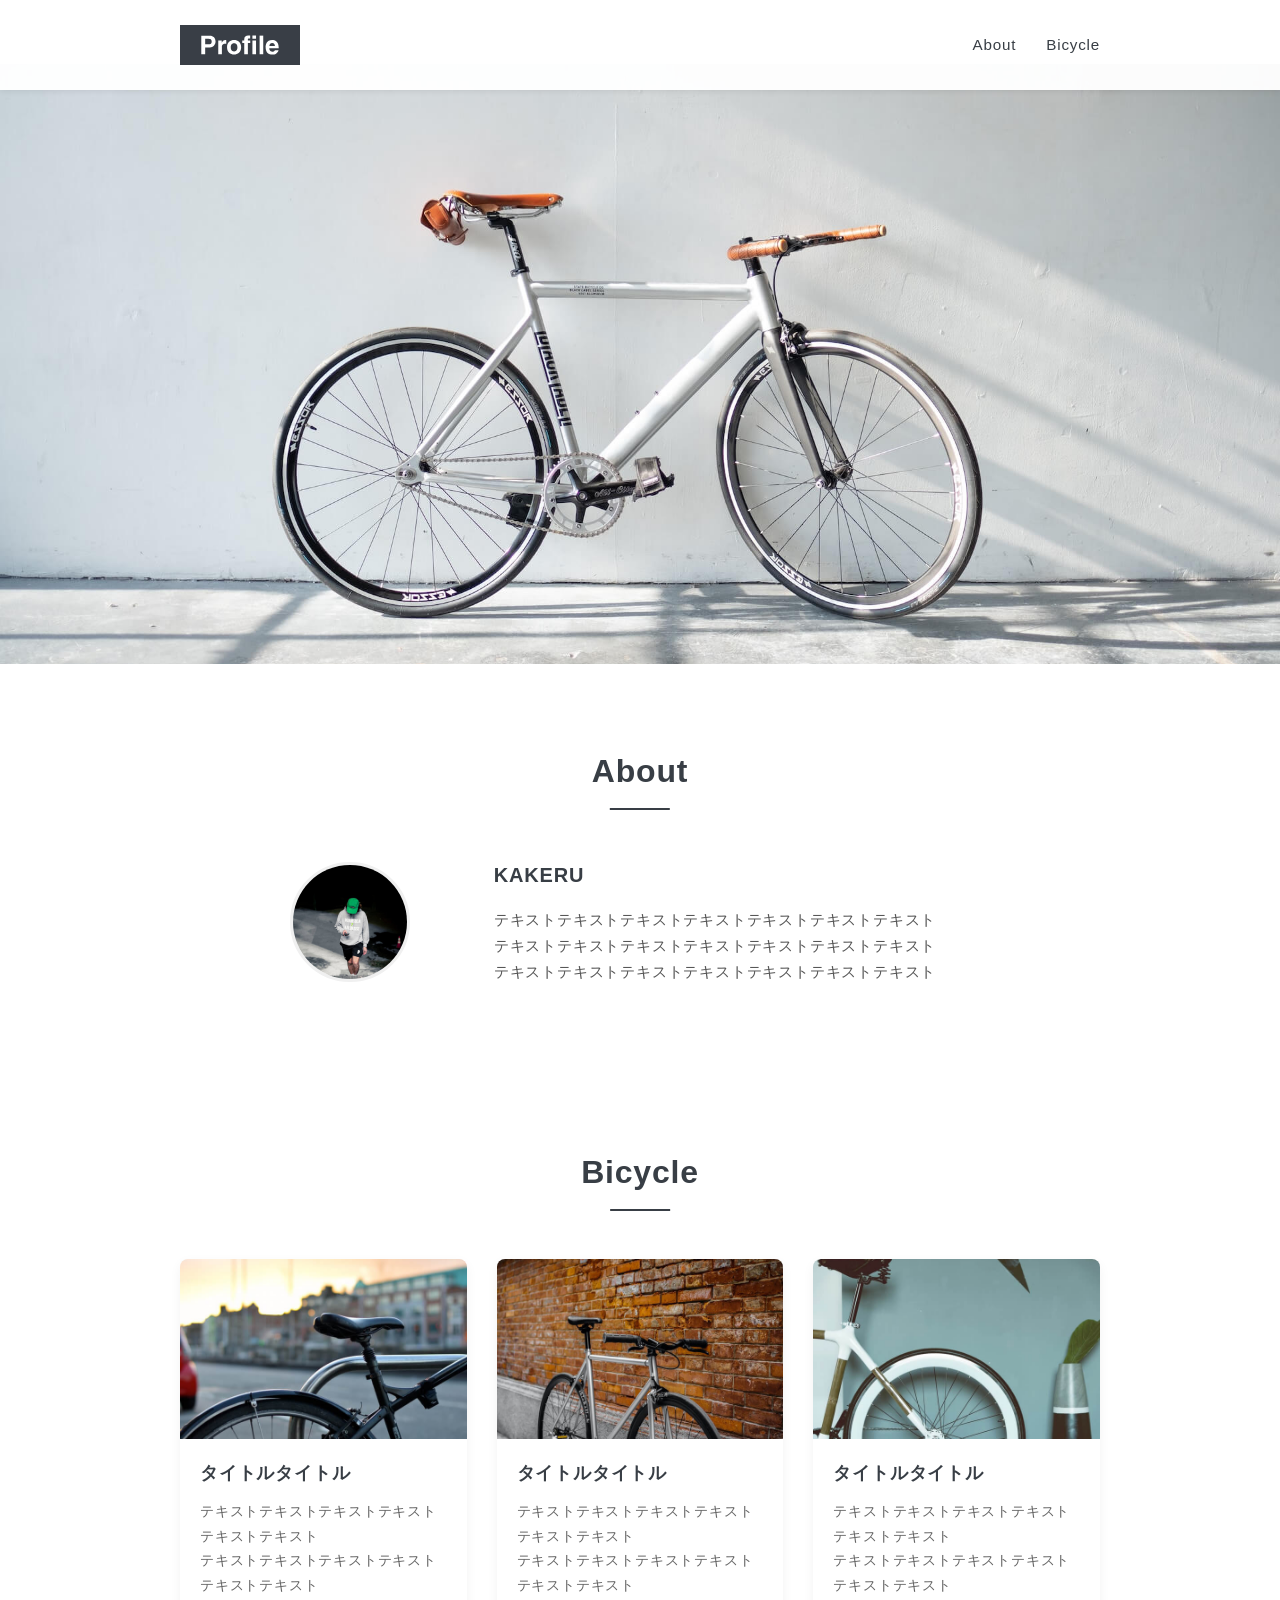
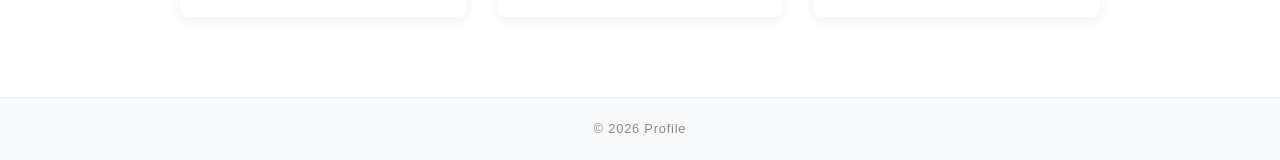
<file: index.html>
<!DOCTYPE html>
<html lang="ja">
<head>
    <meta charset="UTF-8">
    <meta name="viewport" content="width=device-width, initial-scale=1.0">
    <title>Profile</title>
    <link rel="stylesheet" href="style.css">
    <link rel="icon" href="img/favicon.ico">
</head>
<body>
    <!-- ヘッダー -->
    <header class="site-hdr">
        <div class="hdr-inner">
            <h1 class="brand-logo"><img src="img/logo.svg" alt="Profile Logo"><a href="#"></a></h1>
            <nav class="nav-menu">
                <ul class="nav-list">
                    <li><a href="#about" class="nav-link">About</a></li>
                    <li><a href="#bicycle" class="nav-link">Bicycle</a></li>
                </ul>
            </nav>
        </div>
    </header>

    <!-- メインビジュアル -->
    <section class="hero-section">
        <div class="hero-bg">
            <img src="img/mainvisual.jpg" alt="自転車のメインビジュアル">
        </div>
    </section>

    <!-- メインコンテンツ -->
    <main class="main-content">
        <!-- Aboutセクション -->
        <section id="about" class="sect-wrap about-sect">
            <div class="container">
                <h2 class="sect-heading">About</h2>
                <div class="about-grid">
                    <div class="about-avatar">
                        <img src="img/about.jpg" alt="プロフィール画像">
                    </div>
                    <div class="about-bio">
                        <h3 class="bio-name">KAKERU</h3>
                        <p class="bio-desc">
                            テキストテキストテキストテキストテキストテキストテキスト<br>
                            テキストテキストテキストテキストテキストテキストテキスト<br>
                            テキストテキストテキストテキストテキストテキストテキスト
                        </p>
                    </div>
                </div>
            </div>
        </section>

        <!-- Bicycleセクション -->
        <section id="bicycle" class="sect-wrap bicycle-sect">
            <div class="container">
                <h2 class="sect-heading">Bicycle</h2>
                <div class="bicycle-grid">
                    <article class="bike-card">
                        <div class="card-thumb">
                            <img src="img/bicycle1.jpg" alt="自転車1">
                        </div>
                        <div class="card-body">
                            <h3 class="card-title">タイトルタイトル</h3>
                            <p class="card-text">
                                テキストテキストテキストテキストテキストテキスト<br>
                                テキストテキストテキストテキストテキストテキスト
                            </p>
                        </div>
                    </article>
                    <article class="bike-card">
                        <div class="card-thumb">
                            <img src="img/bicycle2.jpg" alt="自転車2">
                        </div>
                        <div class="card-body">
                            <h3 class="card-title">タイトルタイトル</h3>
                            <p class="card-text">
                                テキストテキストテキストテキストテキストテキスト<br>
                                テキストテキストテキストテキストテキストテキスト
                            </p>
                        </div>
                    </article>
                    <article class="bike-card">
                        <div class="card-thumb">
                            <img src="img/bicycle3.jpg" alt="自転車3">
                        </div>
                        <div class="card-body">
                            <h3 class="card-title">タイトルタイトル</h3>
                            <p class="card-text">
                                テキストテキストテキストテキストテキストテキスト<br>
                                テキストテキストテキストテキストテキストテキスト
                            </p>
                        </div>
                    </article>
                </div>
            </div>
        </section>
    </main>

    <!-- フッター -->
    <footer class="site-ftr">
        <div class="container">
            <p class="copyright">&copy; 2026 Profile</p>
        </div>
    </footer>
</body>
</html>
</file>
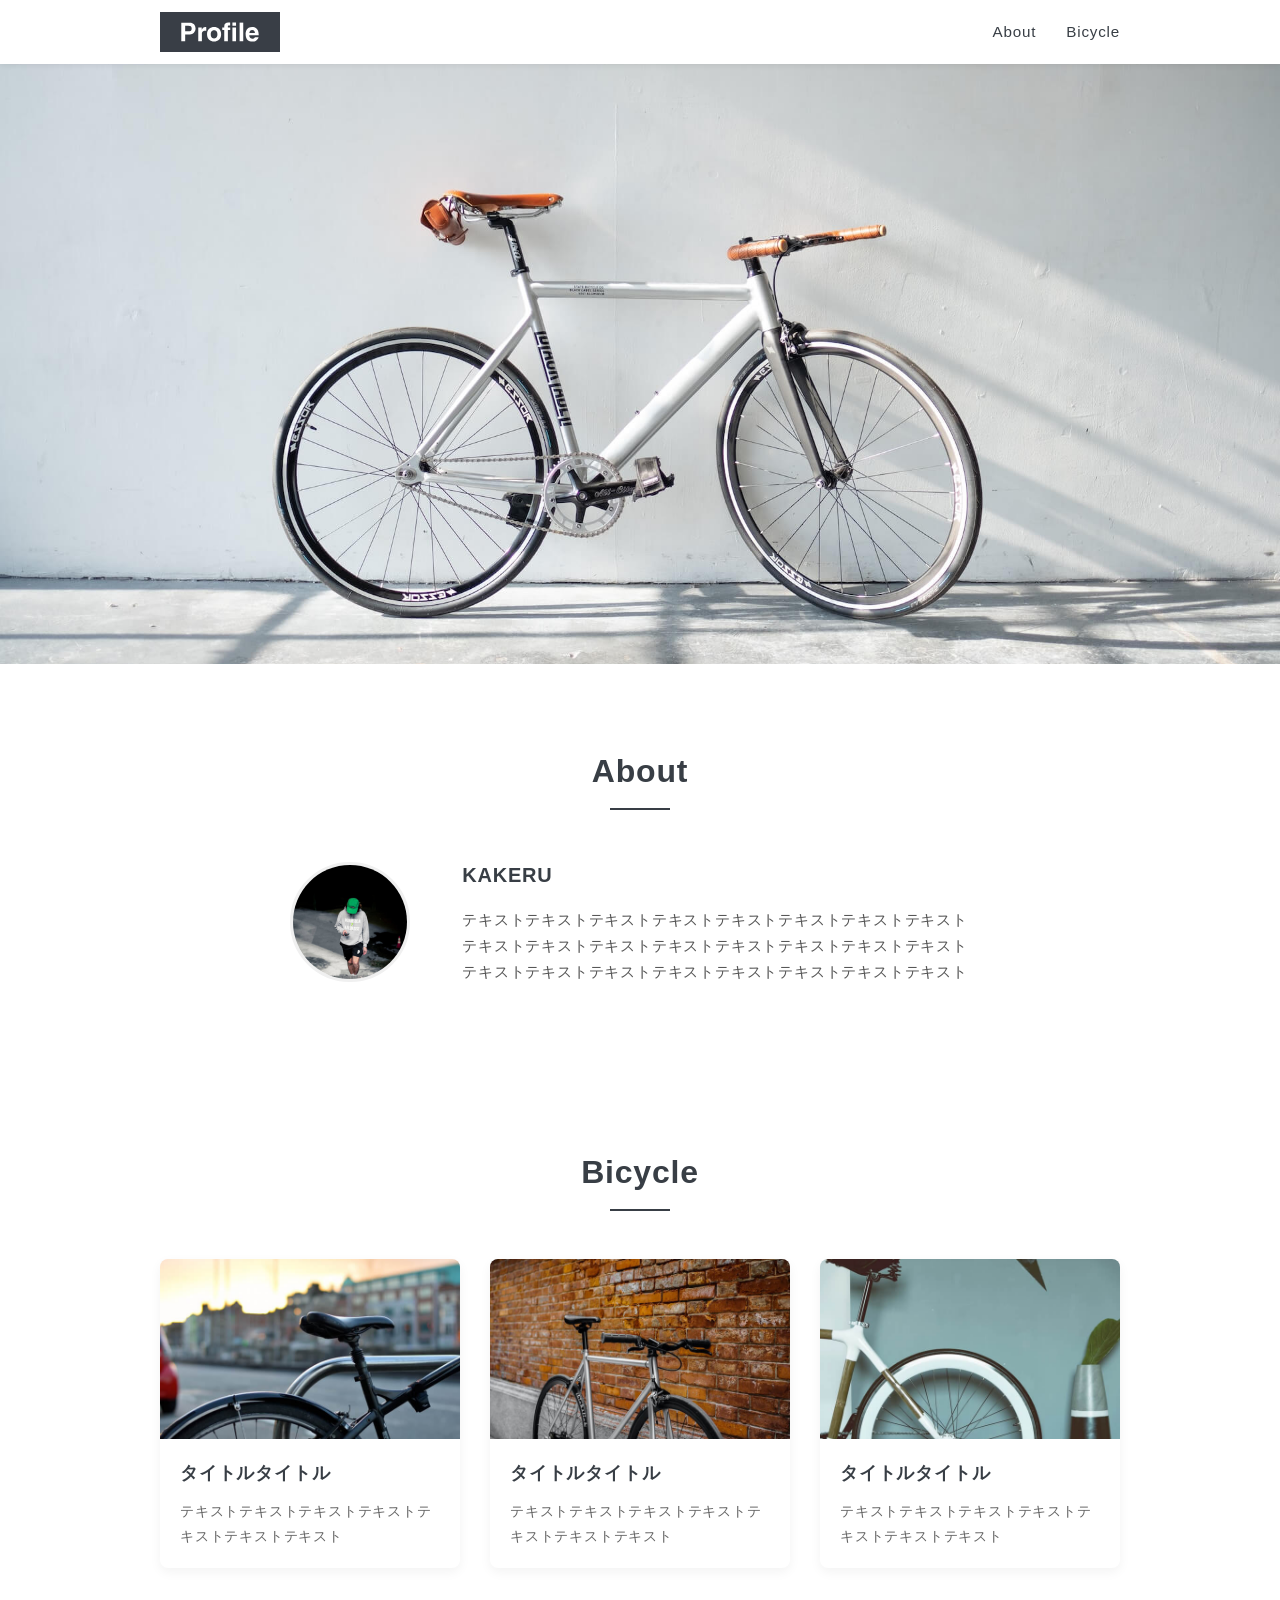
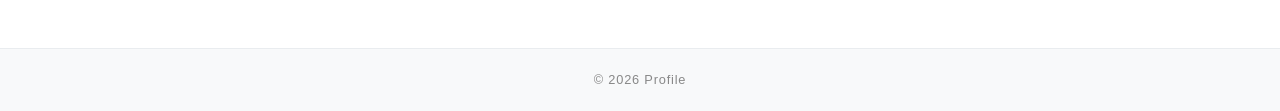
<file: bem/index.html>
<!DOCTYPE html>
<html lang="ja">
<head>
  <meta charset="UTF-8">
  <meta name="viewport" content="width=device-width, initial-scale=1.0">
  <title>Profile</title>
  <link rel="icon" href="img/favicon.ico">
  <link rel="stylesheet" href="style.css">
</head>
<body>
  <header class="page-header">
    <div class="page-header__inner">
      <a class="page-header__logo" href="#top" aria-label="Profile トップページ">
        <img class="page-header__logo-image" src="img/logo.svg" alt="Profile">
      </a>
      <nav class="page-header__nav" aria-label="メインナビゲーション">
        <ul class="page-header__nav-list">
          <li class="page-header__nav-item"><a class="page-header__nav-link" href="#about">About</a></li>
          <li class="page-header__nav-item"><a class="page-header__nav-link" href="#bicycle">Bicycle</a></li>
        </ul>
      </nav>
    </div>
  </header>

  <main id="top">
    <section class="hero" aria-label="メインビジュアル">
      <img class="hero__image" src="img/mainvisual.jpg" alt="自転車に乗る人">
    </section>

    <section id="about" class="section section--about">
      <div class="section__inner">
        <h2 class="section__title">About</h2>
        <div class="profile">
          <img class="profile__image" src="img/about.jpg" alt="KAKERUのプロフィール写真">
          <div class="profile__body">
            <h3 class="profile__name">KAKERU</h3>
            <p class="profile__description">テキストテキストテキストテキストテキストテキストテキストテキスト<br>テキストテキストテキストテキストテキストテキストテキストテキスト<br>テキストテキストテキストテキストテキストテキストテキストテキスト</p>
          </div>
        </div>
      </div>
    </section>

    <section id="bicycle" class="section section--bicycle">
      <div class="section__inner">
        <h2 class="section__title">Bicycle</h2>
        <div class="bicycle-list">
          <article class="bicycle-card">
            <img class="bicycle-card__image" src="img/bicycle1.jpg" alt="自転車の写真 1">
            <div class="bicycle-card__body">
              <h3 class="bicycle-card__title">タイトルタイトル</h3>
              <p class="bicycle-card__description">テキストテキストテキストテキストテキストテキストテキスト</p>
            </div>
          </article>
          <article class="bicycle-card">
            <img class="bicycle-card__image" src="img/bicycle2.jpg" alt="自転車の写真 2">
            <div class="bicycle-card__body">
              <h3 class="bicycle-card__title">タイトルタイトル</h3>
              <p class="bicycle-card__description">テキストテキストテキストテキストテキストテキストテキスト</p>
            </div>
          </article>
          <article class="bicycle-card">
            <img class="bicycle-card__image" src="img/bicycle3.jpg" alt="自転車の写真 3">
            <div class="bicycle-card__body">
              <h3 class="bicycle-card__title">タイトルタイトル</h3>
              <p class="bicycle-card__description">テキストテキストテキストテキストテキストテキストテキスト</p>
            </div>
          </article>
        </div>
      </div>
    </section>
  </main>

  <footer class="page-footer">
    <div class="page-footer__inner">
      <p class="page-footer__copyright">&copy; 2026 Profile</p>
    </div>
  </footer>
</body>
</html>
</file>
<file: style.css>
@charset "UTF-8";

/* --- 1. リセット & ベース設定 --- */
*, *::before, *::after {
    box-sizing: border-box;
    margin: 0;
    padding: 0;
}

html {
    scroll-behavior: smooth;
}

body {
    font-family: "Helvetica Neue", Arial, "Hiragino Kaku Gothic ProN", "Hiragino Sans", Meiryo, sans-serif;
    color: #383e45;
    background-color: #fff;
    line-height: 1.7;
    letter-spacing: 0.05em;
}

a {
    color: inherit;
    text-decoration: none;
    transition: opacity 0.3s ease;
}

a:hover {
    opacity: 0.7;
}

img {
    max-width: 100%;
    height: auto;
    display: block;
}

ul {
    list-style: none;
}

/* --- 2. 共通レイアウト (Grid / Container) --- */
.container {
    width: 100%;
    max-width: 960px;
    margin: 0 auto;
    padding: 0 20px;
}

.sect-wrap {
    padding: 80px 0;
}

.sect-heading {
    font-size: 2rem;
    font-weight: 700;
    text-align: center;
    margin-bottom: 60px;
    position: relative;
    display: inline-block;
    left: 50%;
    transform: translateX(-50%);
}

.sect-heading::after {
    content: "";
    position: absolute;
    bottom: -12px;
    left: 50%;
    transform: translateX(-50%);
    width: 60px;
    height: 2px;
    background-color: #383e45;
}

/* --- 3. ヘッダー (Gridレイアウト) --- */
.site-hdr {
    position: fixed;
    top: 0;
    left: 0;
    width: 100%;
    background-color: rgba(255, 255, 255, 0.96);
    box-shadow: 0 1px 6px rgba(0, 0, 0, 0.08);
    z-index: 1000;
}

.hdr-inner {
    max-width: 960px;
    margin: 0 auto;
    padding: 15px 20px;
    /* ヘッダーの左右配置をGridで制御 */
    display: grid;
    grid-template-columns: auto 1fr;
    align-items: center;
}

.brand-logo {
    width: 120px;
    line-height: 1px;
    padding: 10px 0;
}

.nav-menu {
    justify-self: end;
}

.nav-list {
    display: grid;
    grid-auto-flow: column;
    gap: 30px;
}

.nav-link {
    font-size: 0.95rem;
    font-weight: 500;
}

/* --- 4. メインビジュアル --- */
.hero-section {
    margin-top: 64px; /* ヘッダー高さ分の余白 */
}

.hero-bg img {
    width: 100%;
    height: 600px;
    object-fit: cover;
    object-position: center;
}

/* --- 5. About セクション (Gridレイアウト) --- */
.about-grid {
    display: grid;
    /* モバイル標準は縦1列、PCサイズで2列に可変 */
    grid-template-columns: 1fr;
    gap: 30px;
    justify-items: center;
    text-align: center;
    max-width: 700px;
    margin: 0 auto;
}

.about-avatar img {
    width: 120px;
    height: 120px;
    border-radius: 50%;
    object-fit: cover;
    border: 3px solid #f0f0f0;
}

.bio-name {
    font-size: 1.25rem;
    font-weight: 700;
    margin-bottom: 15px;
}

.bio-desc {
    font-size: 0.95rem;
    color: #555;
    text-align: left;
}

/* --- 6. Bicycle セクション (可変 Grid レイアウト) --- */
.bicycle-grid {
    display: grid;
    /* レスポンシブで自動的に1列〜3列へ切り替わる設定 */
    grid-template-columns: repeat(auto-fit, minmax(260px, 1fr));
    gap: 30px;
}

.bike-card {
    background-color: #fff;
    border-radius: 8px;
    overflow: hidden;
    box-shadow: 0 4px 12px rgba(0, 0, 0, 0.05);
    transition: transform 0.3s ease, box-shadow 0.3s ease;
    display: grid;
    grid-template-rows: auto 1fr;
}

.bike-card:hover {
    transform: translateY(-5px);
    box-shadow: 0 8px 20px rgba(0, 0, 0, 0.1);
}

.card-thumb img {
    width: 100%;
    height: 180px;
    object-fit: cover;
}

.card-body {
    padding: 20px;
    display: grid;
    grid-template-rows: auto 1fr;
    gap: 10px;
}

.card-title {
    font-size: 1.1rem;
    font-weight: 700;
}

.card-text {
    font-size: 0.9rem;
    color: #666;
}

/* --- 7. フッター --- */
.site-ftr {
    padding: 20px 0;
    background-color: #f8f9fa;
    text-align: center;
    border-top: 1px solid #e9ecef;
}

.copyright {
    font-size: 0.8rem;
    color: #888;
}

/* --- 8. レスポンシブ調整 --- */
@media (min-width: 640px) {
    /* タブレット以上で About を 左右並びのGridに変更 */
    .about-grid {
        grid-template-columns: 120px 1fr;
        text-align: left;
        align-items: center;
    }
}

@media (max-width: 600px) {
    .hero-bg img {
        height: 380px;
    }
    .sect-wrap {
        padding: 50px 0;
    }
}
</file>
<file: bem/style.css>
@charset "UTF-8";

*,
*::before,
*::after {
  box-sizing: border-box;
  margin: 0;
  padding: 0;
}

html {
  scroll-behavior: smooth;
}

body {
  color: #383e45;
  background: #fff;
  font-family: "Helvetica Neue", Arial, "Hiragino Kaku Gothic ProN", "Hiragino Sans", Meiryo, sans-serif;
  line-height: 1.7;
  letter-spacing: 0.05em;
}

a {
  color: inherit;
  text-decoration: none;
}

img {
  display: block;
  max-width: 100%;
  height: auto;
}

.page-header {
  position: fixed;
  z-index: 10;
  top: 0;
  left: 0;
  width: 100%;
  background: rgb(255 255 255 / 96%);
  box-shadow: 0 1px 6px rgb(0 0 0 / 8%);
}

.page-header__inner,
.section__inner,
.page-footer__inner {
  width: min(100% - 40px, 960px);
  margin-inline: auto;
}

.page-header__inner {
  display: flex;
  align-items: center;
  justify-content: space-between;
  min-height: 64px;
}

.page-header__logo {
  width: 120px;
  padding-block: 10px;
}

.page-header__logo-image {
  width: 100%;
}

.page-header__nav-list {
  display: flex;
  gap: 30px;
  list-style: none;
}

.page-header__nav-link {
  font-size: 0.95rem;
  font-weight: 500;
  transition: opacity 0.3s ease;
}

.page-header__nav-link:hover,
.page-header__nav-link:focus-visible {
  opacity: 0.7;
}

.hero {
  margin-top: 64px;
}

.hero__image {
  width: 100%;
  height: 600px;
  object-fit: cover;
  object-position: center;
}

.section {
  padding-block: 80px;
}

.section__title {
  position: relative;
  width: fit-content;
  margin: 0 auto 60px;
  font-size: 2rem;
  font-weight: 700;
  text-align: center;
}

.section__title::after {
  position: absolute;
  bottom: -12px;
  left: 50%;
  width: 60px;
  height: 2px;
  background: currentcolor;
  content: "";
  transform: translateX(-50%);
}

.profile {
  display: grid;
  justify-items: center;
  max-width: 700px;
  margin-inline: auto;
  gap: 30px;
  text-align: center;
}

.profile__image {
  width: 120px;
  height: 120px;
  border: 3px solid #f0f0f0;
  border-radius: 50%;
  object-fit: cover;
}

.profile__name {
  margin-bottom: 15px;
  font-size: 1.25rem;
  font-weight: 700;
}

.profile__description {
  color: #555;
  font-size: 0.95rem;
  text-align: left;
}

.bicycle-list {
  display: grid;
  grid-template-columns: repeat(auto-fit, minmax(260px, 1fr));
  gap: 30px;
}

.bicycle-card {
  display: grid;
  grid-template-rows: auto 1fr;
  overflow: hidden;
  border-radius: 8px;
  background: #fff;
  box-shadow: 0 4px 12px rgb(0 0 0 / 5%);
  transition: transform 0.3s ease, box-shadow 0.3s ease;
}

.bicycle-card:hover {
  box-shadow: 0 8px 20px rgb(0 0 0 / 10%);
  transform: translateY(-5px);
}

.bicycle-card__image {
  width: 100%;
  height: 180px;
  object-fit: cover;
}

.bicycle-card__body {
  display: grid;
  grid-template-rows: auto 1fr;
  padding: 20px;
  gap: 10px;
}

.bicycle-card__title {
  font-size: 1.1rem;
  font-weight: 700;
}

.bicycle-card__description {
  color: #666;
  font-size: 0.9rem;
}

.page-footer {
  padding-block: 20px;
  border-top: 1px solid #e9ecef;
  background: #f8f9fa;
  text-align: center;
}

.page-footer__copyright {
  color: #888;
  font-size: 0.8rem;
}

@media (min-width: 640px) {
  .profile {
    grid-template-columns: 120px 1fr;
    align-items: center;
    text-align: left;
  }
}

@media (max-width: 600px) {
  .hero__image {
    height: 380px;
  }

  .section {
    padding-block: 50px;
  }
}
</file>
